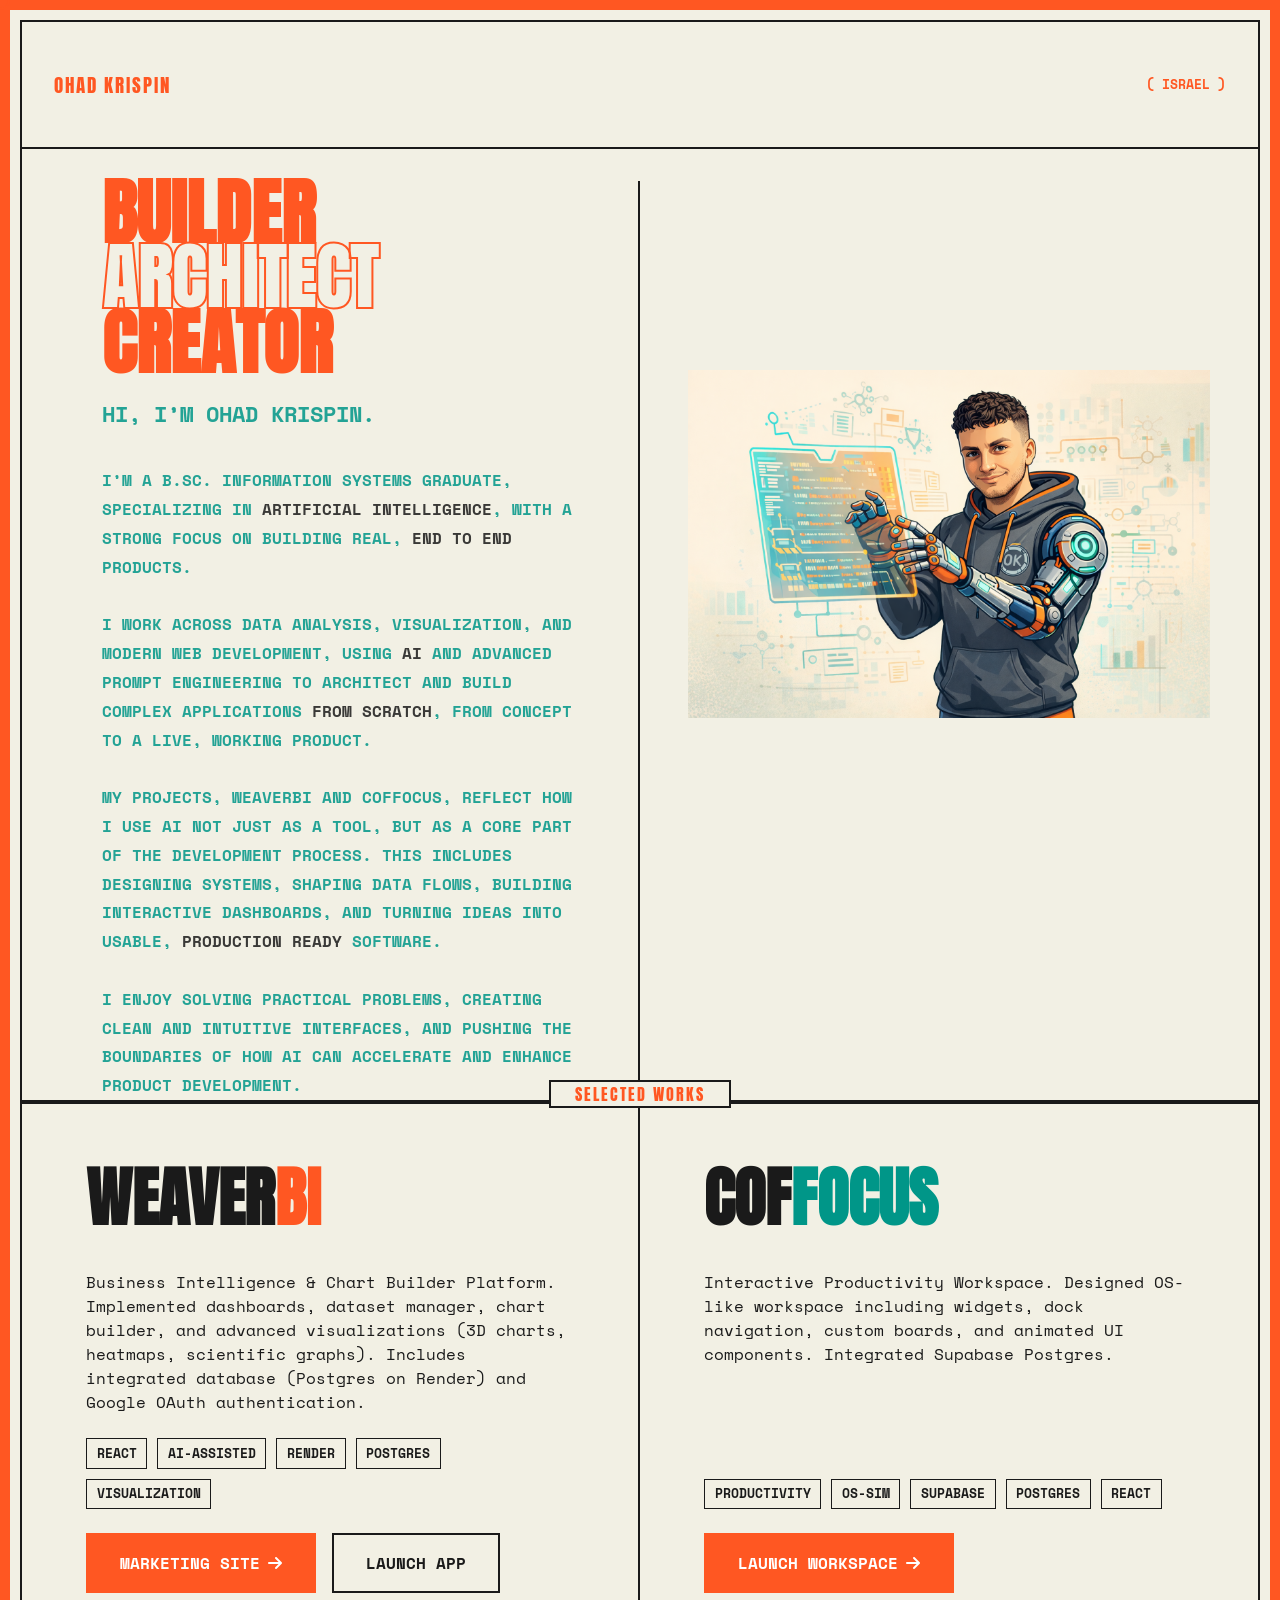
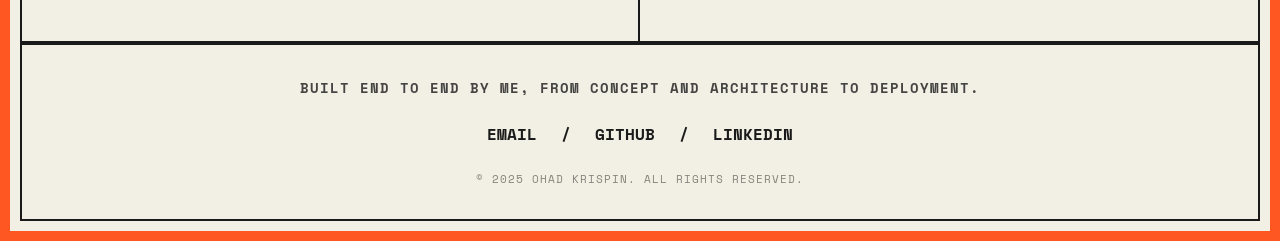
<file: index.html>
<!DOCTYPE html>
<html lang="en">

<head>
  <meta charset="UTF-8">
  <meta name="viewport" content="width=device-width, initial-scale=1.0">
  <title>Ohad Krispin | Portfolio</title>

  <!-- Fonts -->
  <link rel="preconnect" href="https://fonts.googleapis.com">
  <link rel="preconnect" href="https://fonts.gstatic.com" crossorigin>
  <link href="https://fonts.googleapis.com/css2?family=Anton&family=Space+Mono:ital,wght@0,400;0,700;1,400&display=swap"
    rel="stylesheet">

  <!-- Icons -->
  <link rel="stylesheet" href="https://cdnjs.cloudflare.com/ajax/libs/font-awesome/6.4.0/css/all.min.css">

  <link rel="stylesheet" href="styles.css?v=1">
</head>

<body>
  <div class="custom-cursor"></div>
  <div class="frame">
    <header>
      <div class="logo">OHAD KRISPIN</div>
      <div class="subtitle">( ISRAEL )</div>
    </header>

    <main>
      <section class="hero">
        <div class="hero-content reveal">
          <h1 class="hero-title">
            <span class="word">BUILDER</span><br>
            <span class="word outline-text">ARCHITECT</span><br>
            <span class="word">CREATOR</span>
          </h1>
          <p class="bio">
            <span class="bio-lead">Hi, I’m Ohad Krispin.</span>
            <br><br>
            I’m a B.Sc. Information Systems graduate, specializing in <span class="keyword">Artificial
              Intelligence</span>, with a strong focus on building real, <span class="keyword">end to end</span>
            products.
            <br><br>
            I work across data analysis, visualization, and modern web development, using <span
              class="keyword">AI</span> and advanced prompt engineering to architect and build complex applications
            <span class="keyword">from scratch</span>, from concept to a live, working product.
            <br><br>
            My projects, WeaverBI and Coffocus, reflect how I use AI not just as a tool, but as a core part of the
            development process. This includes designing systems, shaping data flows, building interactive dashboards,
            and turning ideas into usable, <span class="keyword">production ready</span> software.
            <br><br>
            I enjoy solving practical problems, creating clean and intuitive interfaces, and pushing the boundaries of
            how AI can accelerate and enhance product development.
          </p>
        </div>
        <div class="hero-visual reveal">
          <img src="new.png" alt="AI Builder Avatar" class="hero-avatar">
        </div>
      </section>

      <section class="projects">
        <div class="section-label">SELECTED WORKS</div>

        <!-- WeaverBI -->
        <div class="project-item reveal">
          <div class="project-info">
            <h2>WEAVER<span class="highlight">BI</span></h2>
            <p class="description">
              Business Intelligence & Chart Builder Platform.
              Implemented dashboards, dataset manager, chart builder, and advanced visualizations (3D charts, heatmaps,
              scientific graphs).
              Includes integrated database (Postgres on Render) and Google OAuth authentication.
            </p>
            <div class="project-bottom">
              <div class="tags">
                <span>React</span> <span>AI-Assisted</span> <span>Render</span> <span>Postgres</span>
                <span>Visualization</span>
              </div>
              <div class="links">
                <a href="https://weaverbi-marketing.vercel.app" target="_blank" class="btn">MARKETING SITE <i
                    class="fa-solid fa-arrow-right"></i></a>
                <a href="https://weaver-bi.vercel.app/" target="_blank" class="btn btn-outline">LAUNCH APP</a>
              </div>
            </div>
          </div>
        </div>

        <!-- Coffocus -->
        <div class="project-item reverse reveal">
          <div class="project-info">
            <h2>COF<span class="highlight-alt">FOCUS</span></h2>
            <p class="description">
              Interactive Productivity Workspace.
              Designed OS-like workspace including widgets, dock navigation, custom boards, and animated UI components.
              Integrated Supabase Postgres.
            </p>
            <div class="project-bottom">
              <div class="tags">
                <span>Productivity</span> <span>OS-Sim</span> <span>Supabase</span> <span>Postgres</span>
                <span>React</span>
              </div>
              <div class="links">
                <a href="https://coffocus.vercel.app" target="_blank" class="btn">LAUNCH WORKSPACE <i
                    class="fa-solid fa-arrow-right"></i></a>
              </div>
            </div>
          </div>
        </div>
      </section>
    </main>

    <footer>
      <div class="footer-build-text">
        Built end to end by me, from concept and architecture to deployment.
      </div>
      <div class="contact-strip">
        <a href="mailto:ohadkrispin@gmail.com">EMAIL</a>
        <span>/</span>
        <a href="https://github.com/ohad6k" target="_blank">GITHUB</a>
        <span>/</span>
        <a href="https://www.linkedin.com/in/ohad-krispin-239ba6330/" target="_blank">LINKEDIN</a>
      </div>
      <div class="copyright">
        &copy; 2025 OHAD KRISPIN. ALL RIGHTS RESERVED.
      </div>
    </footer>
  </div>

  <script src="script.js?v=1"></script>
</body>

</html>
</file>
<file: styles.css>
:root {
  --bg-color: #F2F0E4;
  --text-color: #1a1a1a;
  --accent-orange: #FF5722;
  --accent-green: #009688;
  --frame-border: 20px;
  --font-heading: 'Anton', sans-serif;
  --font-body: 'Space Mono', monospace;
}

* {
  box-sizing: border-box;
  margin: 0;
  padding: 0;
  cursor: none;
  /* Hide default cursor everywhere */
}

a,
button,
.clickable {
  cursor: none;
}

.custom-cursor {
  position: fixed;
  top: 0;
  left: 0;
  width: 20px;
  height: 20px;
  background-color: var(--accent-orange);
  border: 2px solid var(--accent-orange);
  border-radius: 50%;
  pointer-events: none;
  z-index: 9999;
  transform: translate(-50%, -50%);
  /* Center on coordinates */
  transition: width 0.3s cubic-bezier(0.25, 1, 0.5, 1),
    height 0.3s cubic-bezier(0.25, 1, 0.5, 1),
    background-color 0.3s ease,
    border-radius 0.3s ease,
    transform 0.1s linear;
  /* Fast follow for mouse, overridden in JS for snap */
  will-change: transform, width, height, border-radius;
  /* mix-blend-mode removed to keep true orange color */
}

/* Snapped State (Border consistency) */
.custom-cursor.snapped {
  background-color: transparent;
  transition: width 0.3s cubic-bezier(0.25, 1, 0.5, 1),
    height 0.3s cubic-bezier(0.25, 1, 0.5, 1),
    background-color 0.3s ease,
    border-radius 0.3s ease,
    transform 0.3s cubic-bezier(0.25, 1, 0.5, 1);
  /* Slower ease for snap */
}

/* Ensure body handles cursor hiding too */

body {
  background-color: var(--accent-orange);
  /* Outer frame color */
  color: var(--text-color);
  font-family: var(--font-body);
  padding: var(--frame-border);
  min-height: 100vh;
  display: flex;
  flex-direction: column;
}

.frame {
  background: var(--bg-color);
  flex: 1;
  border: 2px solid var(--text-color);
  display: flex;
  flex-direction: column;
  position: relative;
  box-shadow: 0 0 0 10px var(--bg-color);
  /* Inner spacing illusion */
}

/* Header */
header {
  display: flex;
  justify-content: space-between;
  align-items: center;
  padding: 3rem 2rem;
  /* Larger header */
  border-bottom: 2px solid var(--text-color);
}

.logo {
  font-family: var(--font-heading);
  font-size: 1.2rem;
  letter-spacing: 2px;
  color: var(--accent-orange);
  text-transform: uppercase;
}

.subtitle {
  font-weight: bold;
  color: var(--accent-orange);
  font-size: 0.8rem;
}

/* Hero */
/* Hero */
.hero {
  display: grid;
  grid-template-columns: 1fr 1fr;
  min-height: auto;
  border-bottom: 2px solid var(--text-color);
  margin-top: 2rem;
  /* Reduced top margin */
}

/* ... existing styles ... */



.hero-content {
  padding: 0 4rem 0 5rem;
  /* Balanced alignment */
  display: flex;
  flex-direction: column;
  justify-content: center;
  border-right: 2px solid var(--text-color);
}

.hero h1 {
  font-family: var(--font-heading);
  font-size: 4.5rem;
  /* Slightly larger for domination */
  line-height: 0.9;
  margin-bottom: 1.5rem;
  /* More space after title */
  color: var(--accent-orange);
  text-transform: uppercase;
}

.hero-title .word {
  display: inline-block;
  opacity: 0;
  transform: translateY(20px);
  transition: opacity 0.6s cubic-bezier(0.4, 0, 0.2, 1), transform 0.6s cubic-bezier(0.4, 0, 0.2, 1), color 0.3s ease, margin-left 0.3s ease;
  cursor: default;
}

.hero.active .hero-title .word {
  opacity: 1;
  transform: translateY(0);
}

.hero.active .hero-title .word:nth-child(1) {
  transition-delay: 0.1s;
}

.hero.active .hero-title .word:nth-child(3) {
  transition-delay: 0.2s;
}

/* nth-child(2) is <br> */
.hero.active .hero-title .word:nth-child(5) {
  transition-delay: 0.3s;
}

.hero-title .word:hover {
  color: var(--text-color);
  margin-left: 3px;
}

.outline-text {
  -webkit-text-stroke: 2px var(--accent-orange);
  color: transparent;
}

.bio {
  max-width: 620px;
  /* Increased width for better balance */
  text-transform: uppercase;
  font-size: 1rem;
  /* Improved readability */
  line-height: 1.8;
  /* More breathing room */
  color: var(--accent-green);
  font-weight: bold;
  opacity: 0.85;
  transition: opacity 0.3s ease, line-height 0.3s ease;
}

.letter {
  display: inline-block;
  transition: transform 0.3s ease-out;
  will-change: transform;
}

.bio-lead {
  font-size: 1.35rem;
  line-height: 1.4;
  margin-bottom: 0.5rem;
  display: inline-block;
  color: var(--accent-green);
}

.bio:hover {
  opacity: 1;
  line-height: 1.8;
  /* Maintain line height on hover */
}

.keyword {
  position: relative;
  color: var(--text-color);
  cursor: default;
}

.keyword::after {
  content: '';
  position: absolute;
  bottom: -2px;
  left: 0;
  width: 0;
  height: 1px;
  background-color: var(--accent-orange);
  transition: width 0.8s cubic-bezier(0.4, 0, 0.2, 1);
}

.bio:hover .keyword::after {
  width: 100%;
}

.hero-visual {
  background-color: transparent;
  color: var(--text-color);
  display: flex;
  align-items: center;
  justify-content: center;
  overflow: hidden;
  position: relative;
  padding: 3rem;
  /* Add padding to reduce scale */
  /* Full bleed */
  height: 65vh;
  /* Reduced height */
  width: 100%;
}

.hero-avatar {
  width: 100%;
  height: 100%;
  /* Fill the area completely */
  object-fit: contain;
  object-position: center bottom;
  transition: transform 0.5s cubic-bezier(0.4, 0, 0.2, 1), filter 0.5s ease;
  animation: float 6s ease-in-out infinite;
}

.hero-visual:hover .hero-avatar {
  transform: scale(1.02);
  filter: contrast(1.1) brightness(1.1);
}

@keyframes float {

  0%,
  100% {
    transform: translateY(0);
  }

  50% {
    transform: translateY(-5px);
    /* Increased float slightly */
  }
}

/* Projects */
.projects {
  position: relative;
  display: grid;
  grid-template-columns: 1fr 1fr;
  border-bottom: 2px solid var(--text-color);
  margin-top: 0;
  /* Keep it tight to hero */
}

.section-label {
  position: absolute;
  top: -1.4rem;
  /* Adjusted overlap */
  left: 50%;
  transform: translateX(-50%);
  background: var(--bg-color);
  padding: 0 1.5rem;
  border: 2px solid var(--text-color);
  font-family: var(--font-heading);
  text-transform: uppercase;
  color: var(--accent-orange);
  letter-spacing: 2px;
  z-index: 10;
  opacity: 0;
  transition: opacity 0.6s ease 0.4s;
}

.projects.active .section-label {
  opacity: 1;
}

.projects::before {
  content: '';
  position: absolute;
  top: 0;
  left: 50%;
  width: 0;
  height: 2px;
  background-color: var(--text-color);
  transform: translateX(-50%);
  transition: width 1s cubic-bezier(0.4, 0, 0.2, 1);
  z-index: 5;
}

.projects.active::before {
  width: 100%;
}

.project-item {
  /* width: 50% removed for Grid */
  display: flex;
  flex-direction: column;
  border-right: 2px solid var(--text-color);
  position: relative;
  transition: transform 0.4s cubic-bezier(0.4, 0, 0.2, 1);
}

.project-item:hover {
  z-index: 10;
  transform: translateY(-2px);
}

.project-item::before {
  content: '';
  position: absolute;
  top: -2px;
  left: -2px;
  right: -2px;
  bottom: -2px;
  border: 2px solid var(--accent-orange);
  box-shadow: 0 0 15px rgba(255, 87, 34, 0.4), 0 0 30px rgba(255, 87, 34, 0.2);
  opacity: 0;
  transition: opacity 0.5s ease;
  pointer-events: none;
  z-index: 2;
}

.project-item:hover::before {
  opacity: 1;
  animation: border-pulse 3s infinite;
}

@keyframes border-pulse {

  0%,
  100% {
    box-shadow: 0 0 15px rgba(255, 87, 34, 0.4), 0 0 30px rgba(255, 87, 34, 0.2);
    border-color: var(--accent-orange);
  }

  50% {
    box-shadow: 0 0 25px rgba(255, 87, 34, 0.6), 0 0 50px rgba(255, 87, 34, 0.4);
    border-color: #ff8a65;
  }
}

.project-item:last-child {
  border-right: none;
}

.project-info {
  padding: 3rem 4rem;
  /* Consistent large padding */
  display: flex;
  flex-direction: column;
  justify-content: flex-start;
  /* Align top for consistency */
  flex: 1;
  /* Pushes visual down */
  border-bottom: 2px solid var(--text-color);
}

.reverse .project-info {
  border-left: none;
  /* Removed specific reverse styling for side-by-side */
  order: 0;
}

.reverse .project-visual {
  order: 0;
}

.project-visual {
  height: 250px;
  background-color: #e0ded4;
  position: relative;
  overflow: hidden;
}

/* ... (keep tag and typography styles same) ... */

.project-info h2 {
  font-family: var(--font-heading);
  font-size: 4rem;
  margin-bottom: 1.5rem;
  text-transform: uppercase;
  color: var(--text-color);
}

.highlight {
  color: var(--accent-orange);
}

.highlight-alt {
  color: var(--accent-green);
}

.description {
  margin-bottom: 1.5rem;
  max-width: 500px;
  font-size: 1rem;
}

.project-bottom {
  margin-top: auto;
}

.tags {
  margin-bottom: 1.5rem;
  display: flex;
  gap: 10px;
  flex-wrap: wrap;
}

.tags span {
  border: 1px solid var(--text-color);
  padding: 0.3rem 0.6rem;
  font-size: 0.8rem;
  text-transform: uppercase;
  font-weight: bold;
}

.weave-bg {
  background: repeating-linear-gradient(45deg,
      var(--accent-orange),
      var(--accent-orange) 10px,
      #e0ded4 10px,
      #e0ded4 20px);
  opacity: 0.8;
}

.focus-bg {
  background: radial-gradient(circle, var(--accent-green) 10%, transparent 10%),
    radial-gradient(circle, var(--accent-green) 10%, transparent 10%);
  background-size: 20px 20px;
  background-position: 0 0, 10px 10px;
  opacity: 0.6;
}

/* Buttons */
.links {
  display: flex;
  gap: 1rem;
  flex-wrap: wrap;
}

.btn {
  display: inline-flex;
  align-items: center;
  gap: 0.5rem;
  background: var(--accent-orange);
  color: #fff;
  padding: 1rem 2rem;
  text-decoration: none;
  font-weight: bold;
  text-transform: uppercase;
  transition: all 0.4s cubic-bezier(0.4, 0, 0.2, 1);
  border: 2px solid var(--accent-orange);
  position: relative;
  overflow: hidden;
  z-index: 1;
}

.btn::before {
  content: '';
  position: absolute;
  top: 0;
  left: -100%;
  width: 100%;
  height: 100%;
  background: rgba(255, 255, 255, 0.1);
  transition: transform 0.4s ease;
  z-index: -1;
}

.btn:hover {
  background: var(--accent-orange);
  color: #fff;
  transform: translateY(-1px);
}

.btn:hover::before {
  transform: translateX(100%);
}

.btn:active,
.project-item:active {
  transform: scale(0.98);
}

.btn i {
  transition: transform 0.3s ease;
}

.btn:hover i {
  transform: translateX(3px);
}

.btn-outline {
  background: transparent;
  color: var(--text-color);
  border: 2px solid var(--text-color);
}

.btn-outline:hover {
  background: var(--text-color);
  color: #fff;
}

/* Footer & Animations ... */

/* Footer */
footer {
  border-top: none;
  padding: 2rem;
  text-align: center;
  background: var(--bg-color);
  margin-top: auto;
  /* Push footer to bottom */
}

.footer-build-text {
  font-size: 0.9rem;
  margin-bottom: 1.5rem;
  letter-spacing: 1px;
  text-transform: uppercase;
  font-weight: bold;
  opacity: 0.8;
}

.contact-strip {
  display: flex;
  justify-content: center;
  gap: 1.5rem;
  margin-bottom: 1.5rem;
  font-size: 1rem;
  font-weight: bold;
}

.contact-strip a {
  color: var(--text-color);
  text-decoration: none;
  text-transform: uppercase;
  position: relative;
  transition: transform 0.3s ease;
}

.contact-strip a::after {
  content: '';
  position: absolute;
  bottom: -2px;
  left: 0;
  width: 0;
  height: 1px;
  background-color: var(--accent-orange);
  transition: width 0.6s ease;
}

.contact-strip a:hover {
  color: var(--accent-orange);
  transform: translateY(-1px);
}

.contact-strip a:hover::after {
  width: 100%;
}

.copyright {
  font-size: 0.7rem;
  opacity: 0.5;
  letter-spacing: 1px;
}

/* Animations */
.reveal {
  opacity: 0;
  transform: translateY(30px);
  transition: all 0.8s cubic-bezier(0.5, 0, 0, 1);
}

.reveal.active {
  opacity: 1;
  transform: translateY(0);
}

/* Responsive */
@media (max-width: 900px) {
  .hero {
    grid-template-columns: 1fr;
    min-height: auto;
  }

  .projects {
    grid-template-columns: 1fr;
  }

  .hero-content {
    border-right: none;
    border-bottom: 2px solid var(--text-color);
    padding: 2rem;
  }

  .hero h1 {
    font-size: 3.5rem;
  }

  .hero-visual {
    min-height: 300px;
  }

  .project-item {
    width: 100%;
    /* Stack on mobile */
    border-right: none;
    border-bottom: 2px solid var(--text-color);
  }

  .project-item:last-child {
    border-bottom: none;
  }

  .project-info {
    padding: 2rem;
    border-bottom: 2px solid var(--text-color);
  }

  .project-visual {
    min-height: 250px;
  }

  body {
    padding: 0;
  }

  .frame {
    border: none;
    box-shadow: none;
  }
}

/* Custom Cursor */
@media (min-width: 901px) {

  body,
  a,
  button,
  .project-item,
  input,
  textarea,
  .btn {
    cursor: none !important;
  }

  .custom-cursor {
    position: fixed;
    top: 0;
    left: 0;
    width: 20px;
    height: 20px;
    border: 2px solid var(--accent-orange);
    border-radius: 50%;
    pointer-events: none;
    z-index: 9999;
    transform: translate(-50%, -50%);
    transition: width 0.3s cubic-bezier(0.4, 0, 0.2, 1),
      height 0.3s cubic-bezier(0.4, 0, 0.2, 1),
      background-color 0.3s,
      border-radius 0.3s,
      opacity 0.2s;
    /* We handle transform in JS for performance, but transition other props */
  }

  /* Text Hover: Shrink to dot */
  .custom-cursor.shrink {
    width: 8px;
    height: 8px;
    background-color: var(--accent-orange);
    border: none;
  }

  /* Card Hover: Expand slightly */
  .custom-cursor.expand {
    width: 50px;
    height: 50px;
    background-color: rgba(255, 87, 34, 0.05);
    border-color: var(--accent-orange);
  }

  /* Button Hover: Stick/highlight */
  /* We will snap the cursor in JS, here we style the shape */
  .custom-cursor.locked {
    width: 100%;
    /* JS will calculate exact size relative to button */
    height: 100%;
    border-radius: 4px;
    /* Match button radius */
    background-color: rgba(255, 87, 34, 0.1);
    border: 2px solid var(--accent-orange);
    transition: width 0.2s, height 0.2s, border-radius 0.2s, top 0.2s, left 0.2s;
  }
}

@media (max-width: 900px) {
  .custom-cursor {
    display: none;
  }
}

/* Background Canvas */
#bg-canvas {
  position: absolute;
  top: 0;
  left: 0;
  width: 100%;
  height: 100%;
  z-index: 0;
  pointer-events: none;
}

header,
main,
footer {
  position: relative;
  z-index: 5;
}
</file>
